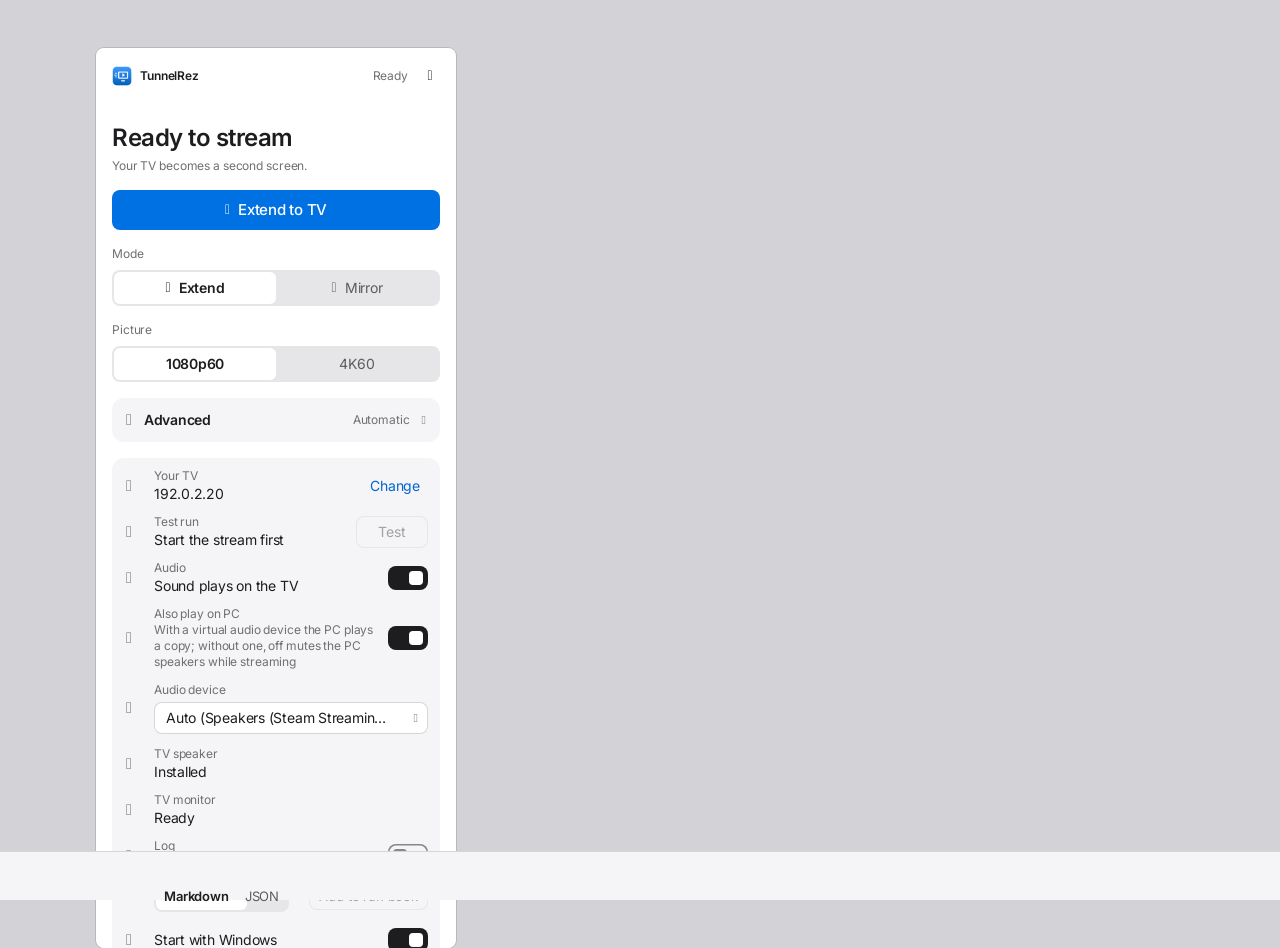
<file: app/ui/index.html>
<!doctype html>
<html lang="en">
<head>
  <meta charset="utf-8">
  <meta name="viewport" content="width=device-width, initial-scale=1">
  <meta name="color-scheme" content="light dark">
  <title>TunnelRez</title>
  <link rel="stylesheet" href="app.css">
</head>
<body>
  <main id="panel" class="panel" data-state="idle" aria-live="polite">

    <!-- ============================================================ first run -->
    <section id="setup" class="setup" hidden>
      <div class="brand">
        <img src="icons/app-64.png" alt="" width="20" height="20">
        <span>TunnelRez</span>
      </div>
      <div class="setup-hero">
        <div class="setup-art" aria-hidden="true">
          <span class="glyph">&#xE7F8;</span>
          <span class="beam"><i></i><i></i><i></i></span>
          <span class="glyph big">&#xE7F4;</span>
        </div>
        <h1>Put your PC on the TV</h1>
        <p class="sub">Use the TV as a second screen, or show this screen on it. Two quick steps.</p>
      </div>
      <ol class="steps">
        <li>
          <span class="step-n">1</span>
          <div>
            <strong>Open TunnelRez on your TV</strong>
            <span class="sub">It shows the TV’s address on screen.</span>
          </div>
        </li>
        <li>
          <span class="step-n">2</span>
          <div class="grow">
            <label for="setup-host"><strong>Type the TV’s address</strong></label>
            <div class="field-row">
              <input id="setup-host" class="text" type="text" inputmode="url" spellcheck="false" autocomplete="off"
                     placeholder="The TV’s IP address" aria-describedby="setup-result">
              <button id="setup-test" class="btn" type="button">Test</button>
            </div>
            <div id="setup-result" class="result" role="status"></div>
          </div>
        </li>
      </ol>
      <button id="setup-done" class="btn accent wide" type="button" disabled>Continue</button>
    </section>

    <!-- ============================================================ main -->
    <section id="main" class="main">
      <header class="hero">
        <div class="brand">
          <img src="icons/app-64.png" alt="" width="20" height="20">
          <span>TunnelRez</span>
          <span id="chip" class="chip"><i class="dot"></i><span id="chip-text">Ready</span></span>
          <button id="pin" class="icon-btn" type="button" aria-pressed="true" aria-label="Keep open"
                  aria-describedby="pin-tip">
            <span class="glyph" id="pin-glyph" aria-hidden="true">&#xE840;</span>
            <span id="pin-tip" class="tip" role="tooltip">Keep open</span>
          </button>
        </div>
        <div class="hero-body">
          <h1 id="title">Ready to stream</h1>
          <div id="metric" class="metric" hidden>
            <span class="metric-lat"><span id="hero-lat" class="num">--</span><span class="unit">ms</span></span>
            <span class="metric-fps"><span id="hero-fps" class="num">--</span><span class="unit">fps</span></span>
          </div>
          <p id="subtitle" class="sub">&nbsp;</p>
        </div>
        <div id="progress" class="progress" hidden><i></i></div>
      </header>

      <div id="notice" class="infobar warning" role="status" hidden>
        <span class="glyph" aria-hidden="true">&#xE7BA;</span>
        <span id="notice-text"></span>
      </div>

      <div id="gate" class="infobar warning" role="status" hidden>
        <span class="glyph" aria-hidden="true">&#xE7BA;</span>
        <div class="col grow">
          <span id="gate-text"></span>
          <div id="gate-store" class="store" hidden>
            <span>Windows needs the HEVC codec for this encoder. NVENC native and the CPU encoder don’t need it.</span>
            <span>Two versions exist. They are the same codec from Microsoft:</span>
            <div class="store-item">
              <span class="grow"><b>Free</b> – HEVC Video Extensions from Device Manufacturer. Made for PC makers to
                preinstall. The Store may hide it or refuse to install it on some PCs.</span>
              <button id="store-free" class="btn" type="button">Open in Store</button>
            </div>
            <div class="store-item">
              <span class="grow"><b>$0.99</b> – HEVC Video Extensions. The normal Store version; always installs.</span>
              <button id="store-paid" class="btn" type="button">Open in Store</button>
            </div>
            <span class="sub">Try the free one first. If the Store says it isn’t available, use the $0.99 one.</span>
          </div>
        </div>
      </div>
      <div id="gate-checking" class="checking" role="status" hidden>Checking which encoders work on this PC…</div>

      <div class="actions">
        <button id="primary" class="btn accent wide" type="button">
          <span class="glyph" id="primary-glyph" aria-hidden="true">&#xEBC6;</span>
          <span id="primary-text">Extend to TV</span>
        </button>
        <button id="secondary" class="btn" type="button" hidden></button>
      </div>

      <div class="group">
        <div class="label" id="mode-label">Mode</div>
        <div id="mode" class="seg" role="radiogroup" aria-labelledby="mode-label">
          <button type="button" role="radio" data-value="extend"><span class="glyph" aria-hidden="true">&#xEBC6;</span>Extend</button>
          <button type="button" role="radio" data-value="mirror"><span class="glyph" aria-hidden="true">&#xE8C8;</span>Mirror</button>
          <i class="thumb" aria-hidden="true"></i>
        </div>
        <div id="monitor-row" class="monitor-row" hidden>
          <div class="select" id="monitor" data-label="Screen to mirror"></div>
        </div>
      </div>

      <div class="group">
        <div class="label" id="picture-label">Picture</div>
        <div id="picture" class="seg" role="radiogroup" aria-labelledby="picture-label"></div>
      </div>

      <section id="live" class="card live" aria-label="Live stats" hidden>
        <div class="tiles">
          <div class="tile"><span id="st-fps" class="num v">--</span><span class="k">fps</span></div>
          <div class="tile"><span id="st-lat" class="num v">--</span><span class="k" id="st-lat-k">Latency</span></div>
          <div class="tile"><span id="st-dec" class="num v">--</span><span class="k">Decode</span></div>
          <div class="tile" id="st-mbps-tile"><span id="st-mbps" class="num v">--</span><span class="k" id="st-mbps-k">Mb/s</span></div>
        </div>
        <div id="rate-warn" class="infobar warning" role="status" hidden>
          <span class="glyph" aria-hidden="true">&#xE7BA;</span>
          <span id="rate-warn-text"></span>
        </div>
        <div id="audio-line" class="audio-line" role="status" hidden></div>
        <div id="audio-dev-line" class="audio-line" role="status" hidden></div>
        <div id="audio-sink-hint" class="hint" role="status" hidden>
          <span class="glyph" aria-hidden="true">&#xE946;</span>
          <span><span id="audio-sink-hint-text">Install the TV speaker for best results.</span>
            <button id="audio-sink-install" class="link inline" type="button">Install</button></span>
        </div>
        <canvas id="spark" class="spark" height="40" aria-label="Latency, last minute" role="img"></canvas>
      </section>

      <div class="expander" id="advanced">
        <button id="adv-head" class="expander-head" type="button" aria-expanded="false" aria-controls="adv-body">
          <span class="glyph" aria-hidden="true">&#xE9E9;</span>
          <span class="label-text">Advanced</span>
          <span id="adv-summary" class="sub"></span>
          <span class="glyph chev" aria-hidden="true">&#xE70D;</span>
        </button>
        <div id="adv-body" class="expander-body" hidden>
          <div class="group">
            <div class="label" id="codec-label">Codec</div>
            <div id="codec" class="seg small" role="radiogroup" aria-labelledby="codec-label"></div>
          </div>
          <div class="group">
            <div class="label" id="encoder-label">Encoder</div>
            <div class="select" id="encoder" data-label="Encoder"></div>
          </div>
          <div class="group">
            <div class="label-row">
              <span class="label" id="bitrate-label">Bitrate</span>
              <span class="label-end">
                <span id="bitrate-value" class="num value"></span>
                <button id="bitrate-default" class="pill" type="button" aria-pressed="false"
                        title="Default: the rate for the picture (40 Mb/s at 1080p60, 100 Mb/s at 4K60)">Default</button>
                <button id="bitrate-auto" class="pill" type="button" aria-pressed="false"
                        title="Auto: the stream engine picks the rate, and simple scenes send less">Auto</button>
              </span>
            </div>
            <input id="bitrate" class="slider" type="range" min="10" max="150" step="5" aria-labelledby="bitrate-label">
            <div id="bitrate-hint" class="hint" role="status" hidden>
              <span class="glyph" aria-hidden="true">&#xE946;</span>
              <span id="bitrate-hint-text"></span>
            </div>
          </div>
        </div>
      </div>

      <footer class="foot">
        <div class="row" id="tv-row">
          <span class="glyph lead" aria-hidden="true">&#xE7F4;</span>
          <div class="grow col">
            <span class="k">Your TV</span>
            <span id="tv-host" class="v"></span>
          </div>
          <button id="tv-change" class="btn subtle" type="button">Change</button>
        </div>
        <div class="row edit" id="tv-edit" hidden>
          <div class="grow col">
            <label class="k" for="tv-input">Your TV</label>
            <div class="field-row">
              <input id="tv-input" class="text" type="text" spellcheck="false" autocomplete="off" placeholder="TV address">
              <button id="tv-test" class="btn" type="button">Test</button>
              <button id="tv-save" class="btn accent" type="button">Save</button>
            </div>
            <div id="tv-result" class="result" role="status"></div>
          </div>
        </div>
        <div class="row" id="test-row">
          <span class="glyph lead" aria-hidden="true">&#xE714;</span>
          <div class="grow col">
            <span class="k" id="test-label">Test run</span>
            <span id="test-state" class="v"></span>
          </div>
          <button id="test" class="btn" type="button" aria-describedby="test-state">Test</button>
        </div>
        <div id="test-result" class="result test-result" role="status"></div>
        <div class="row" id="audio-row">
          <span class="glyph lead" aria-hidden="true">&#xE767;</span>
          <div class="grow col">
            <span class="k" id="audio-label">Audio</span>
            <span id="audio-state" class="v"></span>
          </div>
          <button id="audio" class="toggle" type="button" role="switch" aria-checked="true" aria-labelledby="audio-label"
                  aria-describedby="audio-state"><i></i></button>
        </div>
        <div class="row" id="audio-tv-row">
          <span class="glyph lead" aria-hidden="true">&#xE977;</span>
          <div class="grow col">
            <span class="k" id="audio-tv-label">Also play on PC</span>
            <span id="audio-tv-state" class="v hint-line">With a virtual audio device the PC plays a copy; without one, off mutes the PC speakers while streaming</span>
          </div>
          <button id="audio-tv" class="toggle" type="button" role="switch" aria-checked="true" aria-labelledby="audio-tv-label"
                  aria-describedby="audio-tv-state"><i></i></button>
        </div>
        <div class="row audio-dev-row" id="audio-dev-row">
          <span class="glyph lead" aria-hidden="true">&#xE7F5;</span>
          <div class="grow col">
            <span class="k" id="audio-dev-label">Audio device</span>
            <div class="select" id="audio-dev" data-label="Audio device"></div>
            <span id="audio-dev-state" class="v hint-line" hidden></span>
          </div>
        </div>
        <div class="row" id="tv-speaker-row">
          <span class="glyph lead" aria-hidden="true">&#xE7F4;</span>
          <div class="grow col">
            <span class="k" id="tv-speaker-label">TV speaker</span>
            <span id="tv-speaker-state" class="v"></span>
          </div>
          <button id="tv-speaker-check" class="btn" type="button" aria-describedby="tv-speaker-state" hidden>Check again</button>
          <button id="tv-speaker-install" class="btn" type="button" aria-describedby="tv-speaker-state" hidden>Install TV speaker</button>
        </div>
        <div class="row" id="tv-monitor-row">
          <span class="glyph lead" aria-hidden="true">&#xE7F4;</span>
          <div class="grow col">
            <span class="k" id="tv-monitor-label">TV monitor</span>
            <span id="tv-monitor-state" class="v"></span>
          </div>
          <button id="tv-monitor-fix" class="btn" type="button" aria-describedby="tv-monitor-state" hidden>Repair</button>
        </div>
        <div class="row" id="log-row">
          <span class="glyph lead" aria-hidden="true">&#xE9D9;</span>
          <div class="grow col">
            <span class="k" id="log-label">Log</span>
            <span id="log-state" class="v"></span>
          </div>
          <button id="log-file" class="link" type="button" hidden>Open folder</button>
          <button id="log" class="toggle" type="button" role="switch" aria-checked="false" aria-labelledby="log-label"
                  aria-describedby="log-state"><i></i></button>
        </div>
        <div class="row log-opts" id="log-opts">
          <div id="log-format" class="seg small" role="radiogroup" aria-label="Log file format"></div>
          <button id="log-runbook" class="btn" type="button">Add to run book</button>
        </div>
        <div class="row log-content" id="log-content-row" hidden>
          <input id="log-content" class="text" type="text" spellcheck="false" autocomplete="off" maxlength="200"
                 placeholder="What was on screen (optional)" aria-label="What was on screen, for the run book">
        </div>
        <div id="log-result" class="result log-result" role="status"></div>
        <div id="log-warn" class="result warn log-result" role="status"></div>
        <div class="row">
          <span class="glyph lead" aria-hidden="true">&#xE7E8;</span>
          <label class="grow" for="autostart">Start with Windows</label>
          <button id="autostart" class="toggle" type="button" role="switch" aria-checked="false"><i></i></button>
        </div>
        <div class="ver"><span id="version"></span><button id="quit" class="link" type="button">Quit</button></div>
      </footer>
    </section>

    <div id="popup" class="popup" role="listbox" hidden></div>
  </main>
  <script src="app.js"></script>
</body>
</html>
</file>
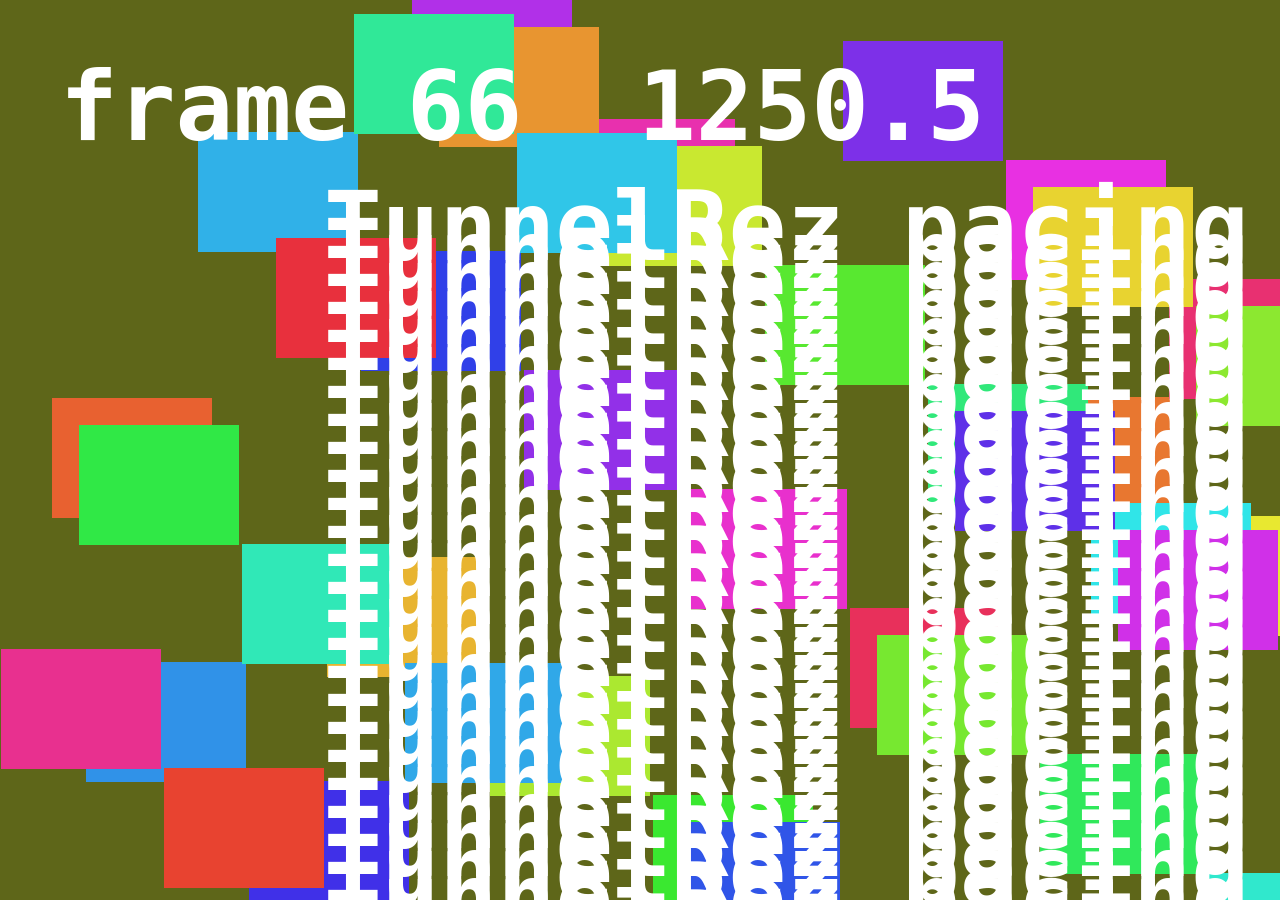
<file: app/ui/test/motion60.html>
<!doctype html>
<html lang="en">
<head>
  <meta charset="utf-8">
  <title>TunnelRez test page</title>
  <!-- The run book's moving test page ("motion60 test page"): drawn at most 60 times per second, so the page does not
       load the GPU at the refresh rate of the fastest monitor. The app opens it full screen on the TV screen (Test). -->
  <style>html, body { margin: 0; background: #000; overflow: hidden; cursor: none; } canvas { display: block; }</style>
</head>
<body>
  <canvas id="c"></canvas>
  <script src="motion60.js"></script>
</body>
</html>
</file>
<file: app/ui/app.css>
/* TunnelRez panel. The website's Apple product-page language (site/docs/STYLE-REFERENCE.md): a white surface with
   #f5f5f7 grouping bands, Ink type, one blue for the one main action, flat and shadowless, small radii, Inter
   (bundled in fonts/, so the panel works offline). Light is the default; app.js sets data-theme from the system
   setting (or ?theme= for screenshots) and the dark theme keeps the same language on near-black. */

@font-face {
  font-family: "Inter";
  src: url("fonts/inter.woff2") format("woff2");
  font-weight: 100 900;
  font-style: normal;
  font-display: block;
}

:root {
  color-scheme: light;
  --font: "Inter", "Segoe UI Variable Text", "Segoe UI", system-ui, sans-serif;
  --icons: "Segoe Fluent Icons", "Segoe MDL2 Assets";

  /* Light (the website's palette) */
  --bg: #ffffff;            /* Gallery White: the panel */
  --band: #f5f5f7;          /* Studio Mist: grouping bands */
  --ctl: #ffffff;           /* buttons, fields, the segmented thumb */
  --ctl-hover: #f0f0f2;
  --ctl-press: #e6e6e8;
  --ctl-off: #f5f5f7;
  --track: #e6e6e8;         /* Control Gray: segmented track */
  --seg-text: #5c5c60;      /* unpicked segment label: AA on the track */
  --edge: #d6d6d6;          /* Hairline Silver: 1px edges where needed */
  --edge-soft: #e6e6e8;
  --steel: #86868b;         /* outlines of controls that must stand out (switch off) */
  --text: #1d1d1f;          /* Ink */
  --text-2: #707070;        /* Slate */
  --text-off: #a1a1a6;
  --link: #0066cc;          /* Apple Blue: links */
  --link-hover: #004f9e;
  --primary: #0071e3;       /* Pricing Blue: the one filled action */
  --primary-hover: #0068d1;
  --primary-press: #005fbf;
  --on-primary: #ffffff;
  --on-ink: #ffffff;
  --good: #1a7536;
  --warn: #b25000;
  --bad: #d70015;
  --warn-bg: #fdf4e7;
  --tip: #1d1d1f;
  --tip-text: #f5f5f7;
  --popup: #ffffff;
  --focus: #0066cc;
  --divider: #d6d6d6;       /* read by the sparkline */

  --r-btn: 8px;
  --r-thumb: 6px;
  --r-band: 12px;
  --ease: cubic-bezier(0.25, 1, 0.5, 1);
  --t-fast: 120ms;
  --t: 200ms;
}

/* Dark: the same language on near-black, neutral greys (never blue-slate). */
:root[data-theme="dark"] {
  color-scheme: dark;
  --bg: #1d1d1f;
  --band: #2a2a2c;
  --ctl: #3a3a3c;
  --ctl-hover: #434345;
  --ctl-press: #333335;
  --ctl-off: #2a2a2c;
  --track: #3a3a3c;
  --seg-text: #babac0;
  --edge: #48484a;
  --edge-soft: #38383a;
  --steel: #8e8e93;
  --text: #f5f5f7;
  --text-2: #aeaeb2;
  --text-off: #6e6e73;
  --link: #2997ff;
  --link-hover: #6bb6ff;
  --primary: #0071e3;
  --primary-hover: #0068d1;
  --primary-press: #005fbf;
  --on-primary: #ffffff;
  --on-ink: #1d1d1f;
  --good: #30d158;
  --warn: #ff9f0a;
  --bad: #ff6961;
  --warn-bg: #3a2f1c;
  --tip: #f5f5f7;
  --tip-text: #1d1d1f;
  --popup: #2c2c2e;
  --focus: #2997ff;
  --divider: #48484a;
}

* { box-sizing: border-box; }
html, body {
  margin: 0;
  background: transparent;
  overflow: hidden;
  user-select: none;
  -webkit-user-select: none;
  cursor: default;
}
/* Controls never take a text selection, and if the system ever makes one it is not painted on a control (no
   highlight block over a row). Text fields stay selectable. */
button, [role="radio"], [role="switch"], [role="option"], .seg, .select, .popup {
  user-select: none; -webkit-user-select: none; -webkit-tap-highlight-color: transparent;
}
button::selection, button *::selection, [role="option"]::selection, [role="option"] *::selection {
  background: transparent; color: inherit;
}
::selection { background: color-mix(in srgb, var(--link) 22%, transparent); }
body {
  font: 400 14px/20px var(--font);
  letter-spacing: -0.224px;
  color: var(--text);
  -webkit-font-smoothing: antialiased;
  font-feature-settings: "cv11";
}
button, input { font-family: inherit; letter-spacing: inherit; }
[hidden] { display: none !important; }
.grow { flex: 1 1 auto; min-width: 0; }
.num { font-variant-numeric: tabular-nums; font-feature-settings: "tnum", "cv11"; }
.glyph { font-family: var(--icons); font-size: 16px; line-height: 1; font-style: normal; letter-spacing: 0; }
.sub { color: var(--text-2); font-size: 12px; line-height: 16px; letter-spacing: -0.12px; margin: 0; }

/* ------------------------------------------------------------------ panel */

html, body { height: 100%; }
.panel {
  position: relative;
  width: 360px;
  max-height: 100vh;
  overflow-y: auto;
  overscroll-behavior: contain;
  scrollbar-width: thin;
  scrollbar-color: var(--edge) transparent;
  background: var(--bg);
  padding: 16px;
  display: flex;
  flex-direction: column;
}
.main, .setup { display: flex; flex-direction: column; gap: 16px; }
.panel.enter .main, .panel.enter .setup { animation: rise var(--t) var(--ease) both; }
/* Enter from a visible start: a short settle, never from opacity 0. */
@keyframes rise { from { opacity: 0.6; transform: translateY(6px); } to { opacity: 1; transform: none; } }

/* ------------------------------------------------------------------ header */

.brand {
  display: flex;
  align-items: center;
  gap: 8px;
  height: 24px;
  font-size: 12px;
  line-height: 16px;
  letter-spacing: -0.12px;
  font-weight: 600;
  color: var(--text);
}
.brand img { border-radius: 5px; }
/* The status: plain text, coloured only when it carries meaning. */
.chip {
  margin-left: auto;
  display: inline-flex;
  align-items: center;
  height: 24px;
  color: var(--text-2);
  font-size: 12px;
  font-weight: 400;
  letter-spacing: -0.12px;
}
.chip .dot { display: none; }
[data-state="streaming"] .chip { color: var(--good); font-weight: 600; }
[data-state="connecting"] .chip, [data-state="stopping"] .chip { color: var(--text); }
[data-state="error"] .chip { color: var(--bad); font-weight: 600; }

/* Keep open: a bare icon button, Ink glyph while pressed. */
.icon-btn {
  position: relative;
  display: inline-grid; place-items: center;
  width: 28px; height: 24px; margin-right: -4px; padding: 0;
  border: 0; border-radius: var(--r-thumb);
  background: transparent; color: var(--text-2);
  transition: background var(--t-fast) var(--ease), color var(--t-fast) var(--ease);
}
.icon-btn .glyph { font-size: 14px; }
.icon-btn:hover { background: var(--band); color: var(--text); }
.icon-btn:active { background: var(--ctl-press); }
.icon-btn[aria-pressed="true"] { color: var(--text); }
/* Tooltip: under the button, right-aligned so it stays inside the panel. Flat Ink, no shadow. */
.tip {
  position: absolute; top: calc(100% + 6px); right: 0; z-index: 5;
  padding: 6px 10px; border-radius: var(--r-btn);
  font: 400 12px/16px var(--font); letter-spacing: -0.12px; color: var(--tip-text); white-space: nowrap;
  background: var(--tip);
  opacity: 0; pointer-events: none;
  transition: opacity var(--t-fast) var(--ease);
}
.icon-btn:hover .tip { opacity: 1; transition-delay: 500ms; }
.icon-btn:focus-visible .tip, body.show-tip .tip { opacity: 1; transition-delay: 0s; }

.hero { position: relative; display: flex; flex-direction: column; gap: 14px; }
.hero-body { display: flex; flex-direction: column; gap: 6px; min-height: 72px; justify-content: flex-end; }
h1 {
  margin: 0;
  font: 600 24px/28px var(--font);
  letter-spacing: -0.5px;
  text-wrap: balance;
}
/* The live numbers are the hero: large, 600, tabular, both the same size. */
.metric { display: flex; align-items: baseline; gap: 16px; height: 48px; }
.metric .num { font: 600 44px/48px var(--font); letter-spacing: -1px; font-variant-numeric: tabular-nums; }
.metric .unit { font: 500 17px/20px var(--font); letter-spacing: -0.374px; color: var(--text-2); margin-left: 4px; }
.metric-fps { margin-left: auto; }
.metric-fps .num { color: var(--text); }
.lat-good { color: var(--good); }
.lat-warn { color: var(--warn); }
.lat-bad { color: var(--bad); }

/* Indeterminate progress: a thin flat bar in Ink. */
.progress {
  position: absolute; left: 0; right: 0; bottom: -9px; height: 2px; border-radius: 1px; overflow: hidden;
  background: var(--track);
}
.progress i {
  position: absolute; inset: 0 auto 0 0; width: 36%; border-radius: 1px; background: var(--text);
  animation: indet 1.4s var(--ease) infinite;
}
@keyframes indet { from { transform: translateX(-100%); } to { transform: translateX(280%); } }

/* ------------------------------------------------------------------ infobar */

.infobar {
  display: flex; gap: 10px; align-items: flex-start;
  padding: 12px 14px; border-radius: var(--r-band);
  font-size: 12px; line-height: 16px; letter-spacing: -0.12px;
}
.infobar.warning { background: var(--warn-bg); }
.infobar.warning .glyph { color: var(--warn); }
.infobar .glyph { margin-top: 0; font-size: 16px; }
.infobar .store { display: flex; flex-direction: column; gap: 8px; margin-top: 8px; }
.infobar .store-item { display: flex; gap: 12px; align-items: center; }
.infobar .store-item .btn { flex: none; }
.checking { font-size: 12px; line-height: 16px; letter-spacing: -0.12px; color: var(--text-2); padding: 0 2px; }
.seg button:disabled, .popup [aria-disabled=true] { opacity: 0.4; cursor: not-allowed; }

/* ------------------------------------------------------------------ buttons */

.btn {
  display: inline-flex; align-items: center; justify-content: center; gap: 8px;
  height: 32px; padding: 0 14px;
  font: 400 14px/20px var(--font); letter-spacing: -0.224px; color: var(--text);
  background: var(--ctl);
  border: 0; border-radius: var(--r-btn);
  box-shadow: inset 0 0 0 1px var(--edge);
  transition: background var(--t-fast) var(--ease), color var(--t-fast) var(--ease);
  white-space: nowrap;
}
.btn:hover { background: var(--ctl-hover); }
.btn:active { background: var(--ctl-press); }
.btn:disabled { background: transparent; color: var(--text-off); box-shadow: inset 0 0 0 1px var(--edge-soft); }
/* The one filled action (Start / Stop / the error's fix, and Continue / Save in the forms). */
.btn.accent, .actions #primary {
  background: var(--primary); color: var(--on-primary); box-shadow: none;
}
.btn.accent:hover, .actions #primary:hover { background: var(--primary-hover); }
.btn.accent:active, .actions #primary:active { background: var(--primary-press); }
.btn.accent:disabled, .actions #primary:disabled { background: var(--band); color: var(--text-off); box-shadow: none; }
/* Change: a plain blue text action. */
.btn.subtle { background: transparent; box-shadow: none; color: var(--link); padding: 0 8px; }
.btn.subtle:hover { background: var(--ctl-hover); color: var(--link-hover); }
.btn.subtle:active { background: var(--ctl-press); }
.btn.wide { width: 100%; }
.actions { display: flex; gap: 8px; }
.actions .btn { height: 40px; font-size: 15px; font-weight: 500; letter-spacing: -0.24px; flex: 1 1 0; }
.actions .btn .glyph { font-size: 14px; }
.link {
  border: 0; background: none; padding: 2px 4px; margin: -2px -4px; border-radius: 6px;
  font: inherit; color: var(--link);
  transition: color var(--t-fast) var(--ease), background var(--t-fast) var(--ease);
}
.link:hover { color: var(--link-hover); background: var(--ctl-hover); }

:focus { outline: none; }
:focus-visible { outline: 2px solid var(--focus); outline-offset: 2px; }

/* ------------------------------------------------------------------ groups, segmented */

.group { display: flex; flex-direction: column; gap: 8px; }
.label, .label-row { font-size: 12px; line-height: 16px; letter-spacing: -0.12px; color: var(--text-2); }
.label-row { display: flex; justify-content: space-between; align-items: center; }
.label-row .value { color: var(--text); font-weight: 600; }
.label-end { display: inline-flex; align-items: center; gap: 6px; }
/* Default / Auto: small press buttons, 6 px corners (not pills); pressed is an Ink fill. */
.pill {
  height: 24px; padding: 0 10px; border: 0; border-radius: var(--r-thumb);
  font: 400 12px/16px var(--font); letter-spacing: -0.12px; color: var(--text);
  background: var(--ctl); box-shadow: inset 0 0 0 1px var(--edge);
  transition: background var(--t-fast) var(--ease), color var(--t-fast) var(--ease);
}
.pill:hover { background: var(--ctl-hover); }
.pill:active { background: var(--ctl-press); }
.pill[aria-pressed="true"] { background: var(--text); color: var(--on-ink); box-shadow: none; }
.slider.off { opacity: 0.45; }
.hint { display: flex; gap: 6px; align-items: flex-start; margin-top: 6px; font-size: 12px; line-height: 16px; letter-spacing: -0.12px; color: var(--text-2); }
.hint[hidden] { display: none; }
.hint .glyph { font-size: 14px; line-height: 16px; color: var(--warn); }
.tile.low .v { color: var(--warn); }

.seg {
  position: relative;
  display: flex;
  padding: 2px;
  border-radius: var(--r-btn);
  background: var(--track);
}
.seg button {
  position: relative; z-index: 1;
  flex: 1 1 0; min-width: 0;
  display: inline-flex; align-items: center; justify-content: center; gap: 8px;
  height: 32px; padding: 0 8px;
  border: 0; border-radius: var(--r-thumb);
  background: transparent; color: var(--seg-text);
  font: 400 14px/20px var(--font); letter-spacing: -0.224px;
  transition: color var(--t-fast) var(--ease), background var(--t-fast) var(--ease);
}
.seg.small button { height: 28px; font-size: 13px; letter-spacing: -0.16px; }
.seg button:hover:not([aria-checked="true"]):not(:disabled) { color: var(--text); background: color-mix(in srgb, var(--text) 5%, transparent); }
.seg button[aria-checked="true"] { color: var(--text); font-weight: 600; }
.seg button:disabled { color: var(--text-off); }
.seg button:focus-visible { outline-offset: -2px; }
.seg .thumb {
  position: absolute; z-index: 0; top: 2px; bottom: 2px; left: 2px;
  border-radius: var(--r-thumb);
  background: var(--ctl);
  transition: transform var(--t) var(--ease), width var(--t) var(--ease);
}
:root[data-theme="dark"] .seg .thumb { background: #5a5a5e; }
.seg .glyph { font-size: 14px; }

/* ------------------------------------------------------------------ select (custom combo box) */

.select { position: relative; }
.select > button {
  width: 100%; height: 32px; padding: 0 10px 0 12px;
  display: flex; align-items: center; gap: 8px;
  font: 400 14px/20px var(--font); letter-spacing: -0.224px; color: var(--text); text-align: left;
  background: var(--ctl); border: 0; border-radius: var(--r-btn);
  box-shadow: inset 0 0 0 1px var(--edge);
  transition: background var(--t-fast) var(--ease);
}
.select > button:hover { background: var(--ctl-hover); }
.select > button:active { background: var(--ctl-press); }
/* The name wins over the detail: the detail only gets the room left over, right-aligned, cut with an ellipsis. */
.select > button .sub {
  flex: 1 1 0; min-width: 0; margin-left: auto;
  white-space: nowrap; overflow: hidden; text-overflow: ellipsis; text-align: right;
}
.select > button .chev { flex: none; font-size: 12px; color: var(--text-2); margin-left: 4px; }
.select > button .name { flex: 0 1 auto; min-width: 0; overflow: hidden; text-overflow: ellipsis; white-space: nowrap; }

/* The list: flat, a 1px edge to lift it off the panel, no cast shadow. */
.popup {
  position: absolute; z-index: 10;
  padding: 4px;
  background: var(--popup);
  border-radius: var(--r-band);
  box-shadow: inset 0 0 0 1px var(--edge);
  animation: pop var(--t) var(--ease) both;
  /* Seven encoders (Media Foundation added) fit without scrolling: 7 x 40 px + padding. */
  max-height: 320px; overflow: auto;
  scrollbar-width: thin;
  scrollbar-color: var(--edge) transparent;
}
@keyframes pop { from { opacity: 0.4; transform: translateY(-3px); } to { opacity: 1; transform: none; } }
.popup [role="option"] {
  position: relative;
  display: flex; align-items: center; gap: 8px;
  height: 36px; padding: 0 12px; margin: 2px 0;
  border-radius: var(--r-btn);
  font-size: 14px;
}
.popup [role="option"]:hover, .popup [role="option"].active { background: var(--band); }
.popup [role="option"][aria-selected="true"] { background: var(--band); font-weight: 600; }
.popup [role="option"] .sub { margin-left: auto; font-weight: 400; }
/* One line per option: the name keeps its width first, the detail gives way (ellipsis, full text in the title). */
.popup [role="option"] > span { min-width: 0; white-space: nowrap; overflow: hidden; text-overflow: ellipsis; }
.popup [role="option"] > span:first-child { flex: 0 0 auto; max-width: 100%; }
.popup [role="option"] > .sub { flex: 0 1 auto; }
.popup [role="option"][aria-disabled="true"] { color: var(--text-off); }

/* ------------------------------------------------------------------ live stats band */

.card { background: var(--band); border-radius: var(--r-band); }
.live { padding: 14px 14px 10px; display: flex; flex-direction: column; gap: 10px; }
.tiles { display: grid; grid-template-columns: repeat(4, 1fr); gap: 8px; }
.tile { display: flex; flex-direction: column; gap: 2px; min-width: 0; }
.tile .v { font: 600 17px/22px var(--font); letter-spacing: -0.374px; white-space: nowrap; font-variant-numeric: tabular-nums; }
.tile .v small { font: 400 12px/16px var(--font); letter-spacing: -0.12px; color: var(--text-2); margin-left: 2px; }
.tile .k { font-size: 12px; line-height: 16px; letter-spacing: -0.12px; color: var(--text-2); white-space: nowrap; }
.spark { width: 100%; height: 40px; display: block; }
.live .infobar { background: var(--bg); }

/* ------------------------------------------------------------------ expander */

.expander { border-radius: var(--r-band); background: var(--band); }
.expander-head {
  width: 100%; height: 44px; padding: 0 14px;
  display: flex; align-items: center; gap: 12px;
  border: 0; border-radius: var(--r-band); background: transparent;
  font: 400 14px/20px var(--font); letter-spacing: -0.224px; color: var(--text); text-align: left;
  transition: background var(--t-fast) var(--ease);
}
.expander-head:hover { background: color-mix(in srgb, var(--text) 4%, transparent); }
.expander-head:active { background: color-mix(in srgb, var(--text) 7%, transparent); }
.expander-head[aria-expanded="true"] { border-radius: var(--r-band) var(--r-band) 0 0; }
.expander-head:focus-visible { outline-offset: -2px; }
.expander-head .glyph { flex: none; color: var(--text-2); }
.expander-head .label-text { flex: none; font-weight: 600; }
.expander-head .chev { font-size: 12px; transition: transform var(--t) var(--ease); }
.expander-head[aria-expanded="true"] .chev { transform: rotate(180deg); }
/* Label on the left at its own width, the summary takes the rest: right-aligned, cut with an ellipsis when long. */
.expander-head .sub {
  flex: 1 1 auto; min-width: 0;
  overflow: hidden; text-overflow: ellipsis; white-space: nowrap; text-align: right;
}
.expander-body {
  padding: 16px 12px;
  display: flex; flex-direction: column; gap: 16px;
  border-top: 1px solid var(--edge-soft);
  animation: rise var(--t) var(--ease) both;
}

/* ------------------------------------------------------------------ slider */

.slider {
  -webkit-appearance: none; appearance: none;
  width: 100%; height: 20px; margin: 0; background: transparent;
  --fill: 0%;
}
/* A hard stop between the filled and empty rail (two flat colours, no blend). */
.slider::-webkit-slider-runnable-track {
  height: 4px; border-radius: 2px;
  background: linear-gradient(to right, var(--text) var(--fill), var(--edge) var(--fill));
}
.slider::-webkit-slider-thumb {
  -webkit-appearance: none; appearance: none;
  width: 18px; height: 18px; margin-top: -7px; border-radius: 50%;
  background: var(--ctl);
  box-shadow: inset 0 0 0 1px var(--steel);
  transition: background var(--t-fast) var(--ease);
}
.slider:hover::-webkit-slider-thumb { background: var(--ctl-hover); }
.slider:active::-webkit-slider-thumb { background: var(--ctl-press); }
.slider:focus-visible { outline-offset: 2px; border-radius: 6px; }

/* ------------------------------------------------------------------ toggle switch (a rounded rectangle, not a pill) */

.toggle {
  position: relative; flex: none;
  width: 40px; height: 24px; padding: 0;
  border-radius: var(--r-btn); border: 0;
  background: transparent;
  box-shadow: inset 0 0 0 1.5px var(--steel);
  transition: background var(--t-fast) var(--ease), box-shadow var(--t-fast) var(--ease);
}
.toggle i {
  position: absolute; top: 5px; left: 5px; width: 14px; height: 14px; border-radius: 4px;
  background: var(--steel);
  transition: transform var(--t) var(--ease), background var(--t-fast) var(--ease);
}
.toggle:hover { background: var(--ctl-hover); }
.toggle:active { background: var(--ctl-press); }
.toggle[aria-checked="true"] { background: var(--text); box-shadow: none; }
.toggle[aria-checked="true"]:hover { background: color-mix(in srgb, var(--text) 86%, var(--bg)); }
.toggle[aria-checked="true"] i { background: var(--bg); transform: translateX(16px); }
.toggle:focus-visible { outline-offset: 2px; }

/* ------------------------------------------------------------------ text field */

.field-row { display: flex; gap: 8px; margin-top: 6px; }
.text {
  flex: 1 1 auto; min-width: 0; height: 32px; padding: 0 10px;
  font: 400 14px/20px var(--font); letter-spacing: -0.224px; color: var(--text);
  background: var(--ctl); border: 0; border-radius: var(--r-btn);
  box-shadow: inset 0 0 0 1px var(--edge);
  caret-color: var(--link);
  user-select: text; -webkit-user-select: text; cursor: text;
  transition: box-shadow var(--t-fast) var(--ease);
}
.text::placeholder { color: var(--text-2); }
.text:hover { box-shadow: inset 0 0 0 1px var(--steel); }
.text:focus { box-shadow: inset 0 0 0 1.5px var(--focus); outline: none; }
.result { min-height: 16px; margin-top: 8px; font-size: 12px; line-height: 16px; letter-spacing: -0.12px; color: var(--text-2); display: flex; gap: 6px; align-items: flex-start; }
.result:empty { display: none; }
.result .glyph { font-size: 14px; line-height: 16px; }
.result.ok .glyph { color: var(--good); }
.result.warn .glyph { color: var(--warn); }
.result.bad .glyph { color: var(--bad); }
.result .btn { height: 24px; padding: 0 10px; font-size: 12px; margin-left: auto; }

/* ------------------------------------------------------------------ footer: one band of settings rows */

.foot {
  display: flex; flex-direction: column; gap: 2px;
  background: var(--band); border-radius: var(--r-band);
  padding: 6px 0 0;
}
.foot .row { display: flex; align-items: center; gap: 12px; min-height: 44px; padding: 4px 12px 4px 14px; }
.foot .row.edit { padding: 6px 12px 6px 14px; }
.foot .lead { color: var(--text-2); width: 16px; flex: none; }
.foot .col { display: flex; flex-direction: column; }
.foot .k { font-size: 12px; line-height: 16px; letter-spacing: -0.12px; color: var(--text-2); }
.foot .v { font-size: 14px; line-height: 20px; overflow: hidden; text-overflow: ellipsis; white-space: nowrap; }
.foot label.grow { cursor: default; }
.foot .row.log-opts { min-height: 32px; padding: 0 12px 4px 42px; gap: 8px; }
#log-file { flex: none; white-space: nowrap; font-size: 12px; letter-spacing: -0.12px; }
.foot .row.log-opts .seg { flex: none; }
.foot .row.log-opts .seg button { flex: 1 0 auto; padding: 0 8px; }
.foot .row.log-opts .btn { margin-left: auto; height: 28px; padding: 0 10px; font-size: 13px; letter-spacing: -0.16px; }
.foot .log-result { margin: 0 12px 6px 42px; }
.foot .log-result + .log-result { margin-top: 0; }
.foot .test-result { margin: -2px 12px 6px 42px; }
.foot #test { min-width: 72px; }
#test-state.rec::before {
  content: ""; display: inline-block; width: 8px; height: 8px; margin-right: 6px; border-radius: 50%;
  background: var(--text); vertical-align: 1px;
}
#log-warn .list { display: flex; flex-direction: column; gap: 2px; }
.foot .row.log-content { min-height: 32px; padding: 0 12px 4px 42px; }
.foot .row.log-content .text { height: 28px; font-size: 13px; }
#log-state.rec::before {
  content: ""; display: inline-block; width: 8px; height: 8px; margin-right: 6px; border-radius: 50%;
  background: var(--bad); vertical-align: 1px; animation: rec-blink 1.6s var(--ease) infinite;
}
@keyframes rec-blink { 50% { opacity: 0.35; } }
@media (prefers-reduced-motion: reduce) { #log-state.rec::before { animation: none; } }
.ver {
  display: flex; justify-content: space-between; align-items: center;
  margin-top: 4px; padding: 10px 14px 12px; border-top: 1px solid var(--edge-soft);
  font-size: 12px; line-height: 16px; letter-spacing: -0.12px; color: var(--text-2);
}

/* ------------------------------------------------------------------ first run */

.setup-hero { display: flex; flex-direction: column; gap: 8px; padding-top: 4px; }
.setup-art {
  display: flex; align-items: center; gap: 12px; height: 64px; margin-bottom: 4px;
  color: var(--text);
}
.setup-art .glyph { font-size: 28px; color: var(--text-2); }
.setup-art .glyph.big { font-size: 40px; color: var(--text); }
.setup-art .beam { display: inline-flex; gap: 6px; }
/* The PC sends toward the TV: three still dots stepping up in weight. */
.setup-art .beam i { width: 5px; height: 5px; border-radius: 50%; background: var(--text-2); opacity: 0.35; }
.setup-art .beam i:nth-child(2) { opacity: 0.6; }
.setup-art .beam i:nth-child(3) { opacity: 0.9; }
.setup h1 { font-size: 28px; line-height: 32px; letter-spacing: -0.6px; }
.setup-hero .sub { font-size: 14px; line-height: 20px; letter-spacing: -0.224px; }
.steps { list-style: none; margin: 0; padding: 0; display: flex; flex-direction: column; gap: 8px; }
.steps li {
  display: flex; gap: 12px; padding: 14px;
  background: var(--band); border-radius: var(--r-band);
}
.steps strong { display: block; font-weight: 600; }
/* The step number: plain text, no badge. */
.step-n {
  flex: none; width: 14px; height: 20px;
  font: 600 14px/20px var(--font); color: var(--text-2); font-variant-numeric: tabular-nums;
}

/* ------------------------------------------------------------------ mock desktop (screenshots without the app) */

body.mock {
  width: 100vw; height: 100vh; overflow: hidden;
  background: #d2d2d7;
}
:root[data-theme="dark"] body.mock { background: #3a3a3c; }
body.mock .panel {
  position: absolute; right: 12px; bottom: 60px;
  border-radius: 8px;
  box-shadow: 0 0 0 1px rgb(0 0 0 / 0.12);
}
:root[data-theme="dark"] body.mock .panel { box-shadow: 0 0 0 1px rgb(255 255 255 / 0.08); }
/* Kept open: a normal window, shown where the user dragged it rather than over the tray. */
body.mock.pinned .panel { right: auto; bottom: auto; left: 96px; top: 48px; }
body.mock::after {
  content: ""; position: fixed; left: 0; right: 0; bottom: 0; height: 48px;
  background: #f5f5f7; box-shadow: 0 -1px 0 #d6d6d6;
}
:root[data-theme="dark"] body.mock::after { background: #1d1d1f; box-shadow: 0 -1px 0 #2a2a2c; }

/* ------------------------------------------------------------------ reduced motion */

@media (prefers-reduced-motion: reduce) {
  *, *::before, *::after { animation: none !important; transition: none !important; }
}

/* ------------------------------------------------------------------ audio */

.audio-line { font-size: 12px; line-height: 16px; letter-spacing: -0.12px; color: var(--text-2); overflow: hidden; text-overflow: ellipsis; white-space: nowrap; }
.audio-line[hidden] { display: none; }
.foot .v.hint-line { font-size: 12px; line-height: 16px; letter-spacing: -0.12px; color: var(--text-2); white-space: normal; }
.foot .v.hint-line[hidden] { display: none; }
.foot .row.audio-dev-row { padding-top: 6px; padding-bottom: 6px; }
.foot .row.audio-dev-row .select { margin-top: 4px; }
.select > button:disabled { opacity: 0.4; cursor: not-allowed; }
.select > button:disabled:hover { background: var(--ctl); }
.link.inline { font-size: inherit; line-height: inherit; padding: 0; margin: 0; color: var(--link); text-decoration: underline; text-underline-offset: 2px; }
.link.inline:hover { color: var(--link-hover); background: none; }
.toggle:disabled { opacity: 0.4; cursor: not-allowed; }
.toggle:disabled:hover { background: transparent; }
</file>
